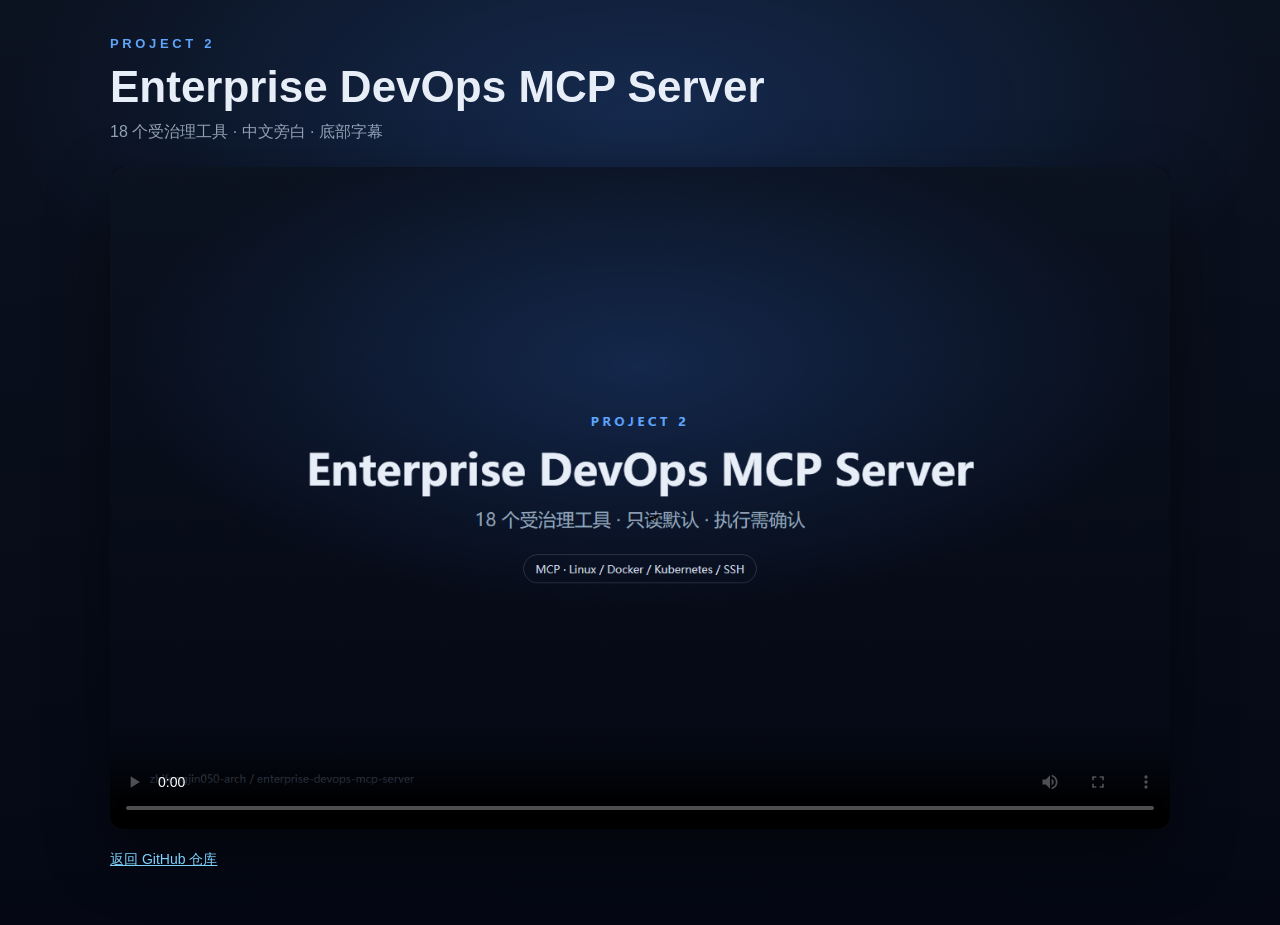
<file: docs/index.html>
<!DOCTYPE html>
<html lang="zh-CN">
<head>
  <meta charset="utf-8" />
  <meta name="viewport" content="width=device-width, initial-scale=1" />
  <title>Demo · Enterprise DevOps MCP Server</title>
  <style>
    * { box-sizing: border-box; }
    html, body { margin: 0; min-height: 100%; background: #050814; color: #e8eef8; font-family: "Segoe UI", "Microsoft YaHei", sans-serif; }
    body {
      background:
        radial-gradient(900px 420px at 50% 12%, rgba(59,130,246,.22), transparent 70%),
        linear-gradient(180deg, #0b1220 0%, #050814 100%);
    }
    main { max-width: 1100px; margin: 0 auto; padding: 36px 20px 56px; }
    .kicker { letter-spacing: .28em; text-transform: uppercase; color: #60a5fa; font-size: 13px; font-weight: 700; margin: 0 0 10px; }
    h1 { font-size: clamp(28px, 4vw, 44px); margin: 0 0 8px; line-height: 1.2; }
    .sub { color: #94a3b8; margin: 0 0 24px; font-size: 16px; }
    video {
      width: 100%; border-radius: 14px; background: #000;
      box-shadow: 0 24px 64px rgba(0,0,0,.45);
    }
    nav { margin-top: 18px; color: #64748b; font-size: 14px; }
    a { color: #7dd3fc; }
  </style>
</head>
<body>
  <main>
    <p class="kicker">Project 2</p>
    <h1>Enterprise DevOps MCP Server</h1>
    <p class="sub">18 个受治理工具 · 中文旁白 · 底部字幕</p>
    <video controls playsinline preload="metadata" poster="videos/cover.png">
      <source src="videos/demo.mp4" type="video/mp4" />
    </video>
    <nav>
      <a href="https://github.com/zhifengjin050-arch/enterprise-devops-mcp-server">返回 GitHub 仓库</a>
    </nav>
  </main>
</body>
</html>
</file>
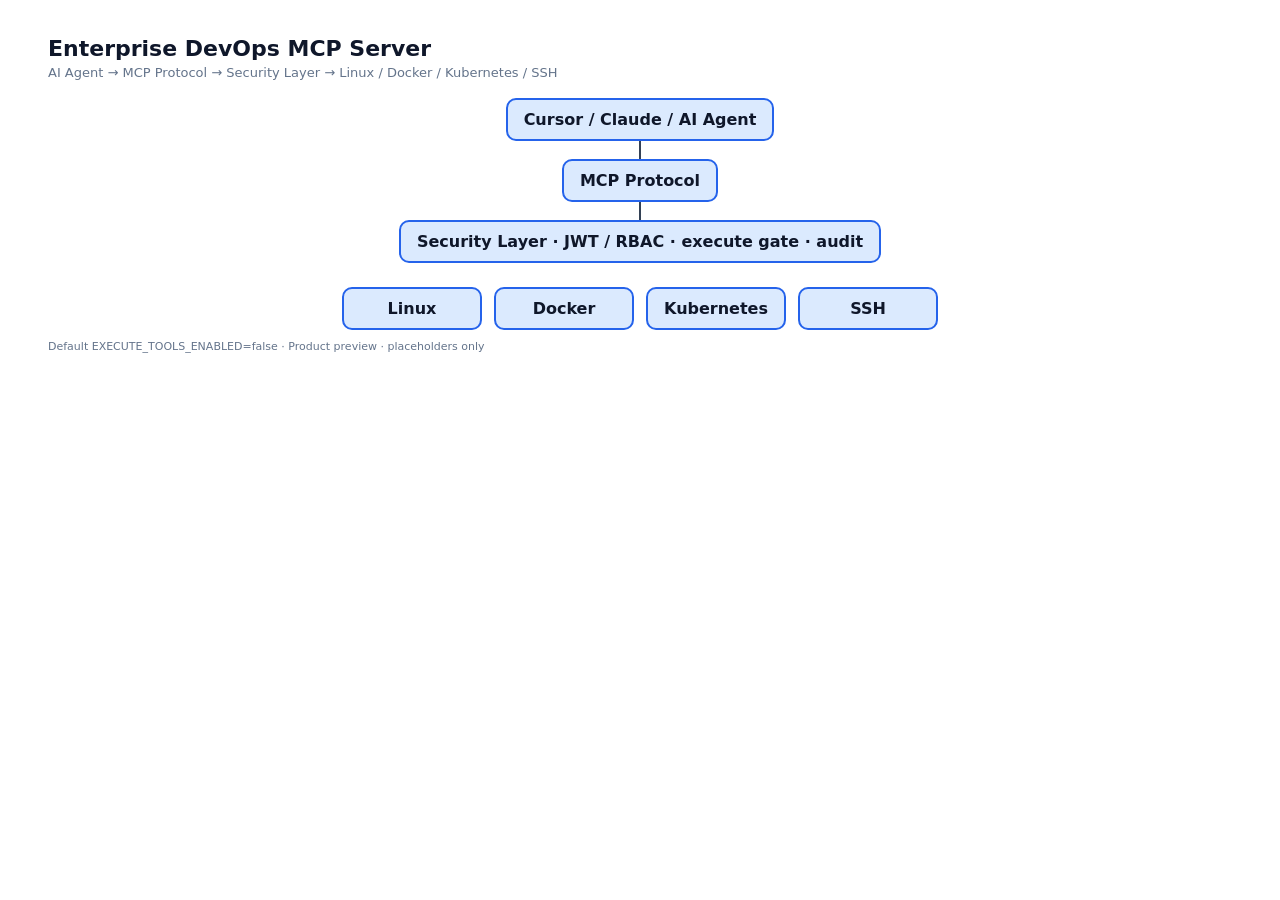
<file: docs/screenshots/html/architecture.html>
<!DOCTYPE html>
<html lang="en"><head><meta charset="UTF-8"/><title>Architecture</title>
<link rel="stylesheet" href="_shell.css"/>
<style>body{background:#fff;padding:36px 48px}</style>
</head>
<body>
  <h1>Enterprise DevOps MCP Server</h1>
  <p class="sub">AI Agent → MCP Protocol → Security Layer → Linux / Docker / Kubernetes / SSH</p>
  <div class="row" style="flex-direction:column;gap:0">
    <div class="node">Cursor / Claude / AI Agent</div><div class="arrow"></div>
    <div class="node">MCP Protocol</div><div class="arrow"></div>
    <div class="node">Security Layer · JWT / RBAC · execute gate · audit</div>
  </div>
  <div class="row" style="margin-top:24px">
    <div class="node">Linux</div>
    <div class="node">Docker</div>
    <div class="node">Kubernetes</div>
    <div class="node">SSH</div>
  </div>
  <p class="preview">Default EXECUTE_TOOLS_ENABLED=false · Product preview · placeholders only</p>
</body></html>
</file>
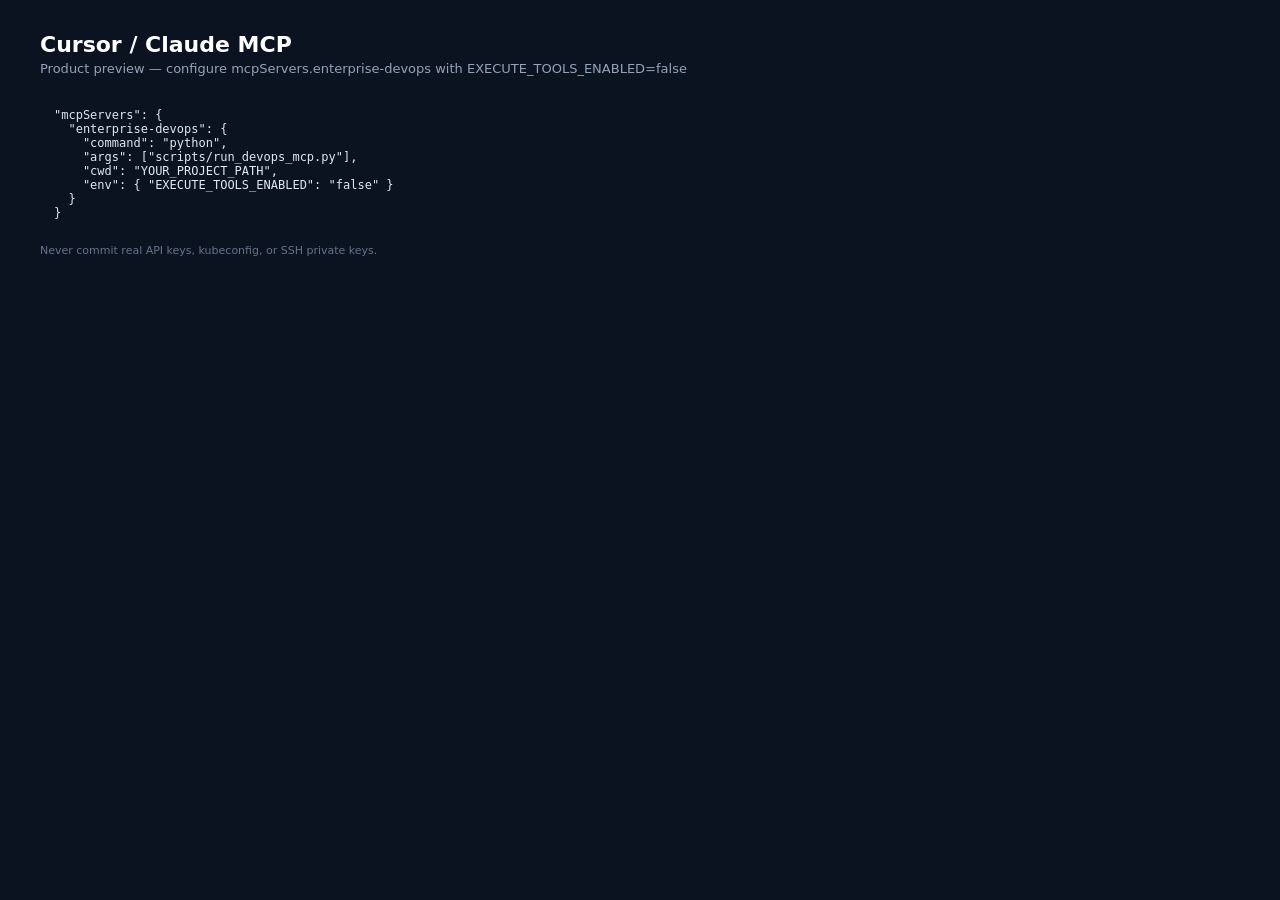
<file: docs/screenshots/html/cursor-claude-mcp.html>
<!DOCTYPE html>
<html lang="en"><head><meta charset="UTF-8"/><title>Cursor MCP</title>
<link rel="stylesheet" href="_shell.css"/>
<style>body{padding:32px 40px;background:#0b1220;color:#e2e8f0}</style>
</head>
<body>
  <h1 style="color:#fff">Cursor / Claude MCP</h1>
  <p class="sub" style="color:#94a3b8">Product preview — configure mcpServers.enterprise-devops with EXECUTE_TOOLS_ENABLED=false</p>
  <div class="mono">"mcpServers": {
  "enterprise-devops": {
    "command": "python",
    "args": ["scripts/run_devops_mcp.py"],
    "cwd": "YOUR_PROJECT_PATH",
    "env": { "EXECUTE_TOOLS_ENABLED": "false" }
  }
}</div>
  <p class="preview">Never commit real API keys, kubeconfig, or SSH private keys.</p>
</body></html>
</file>
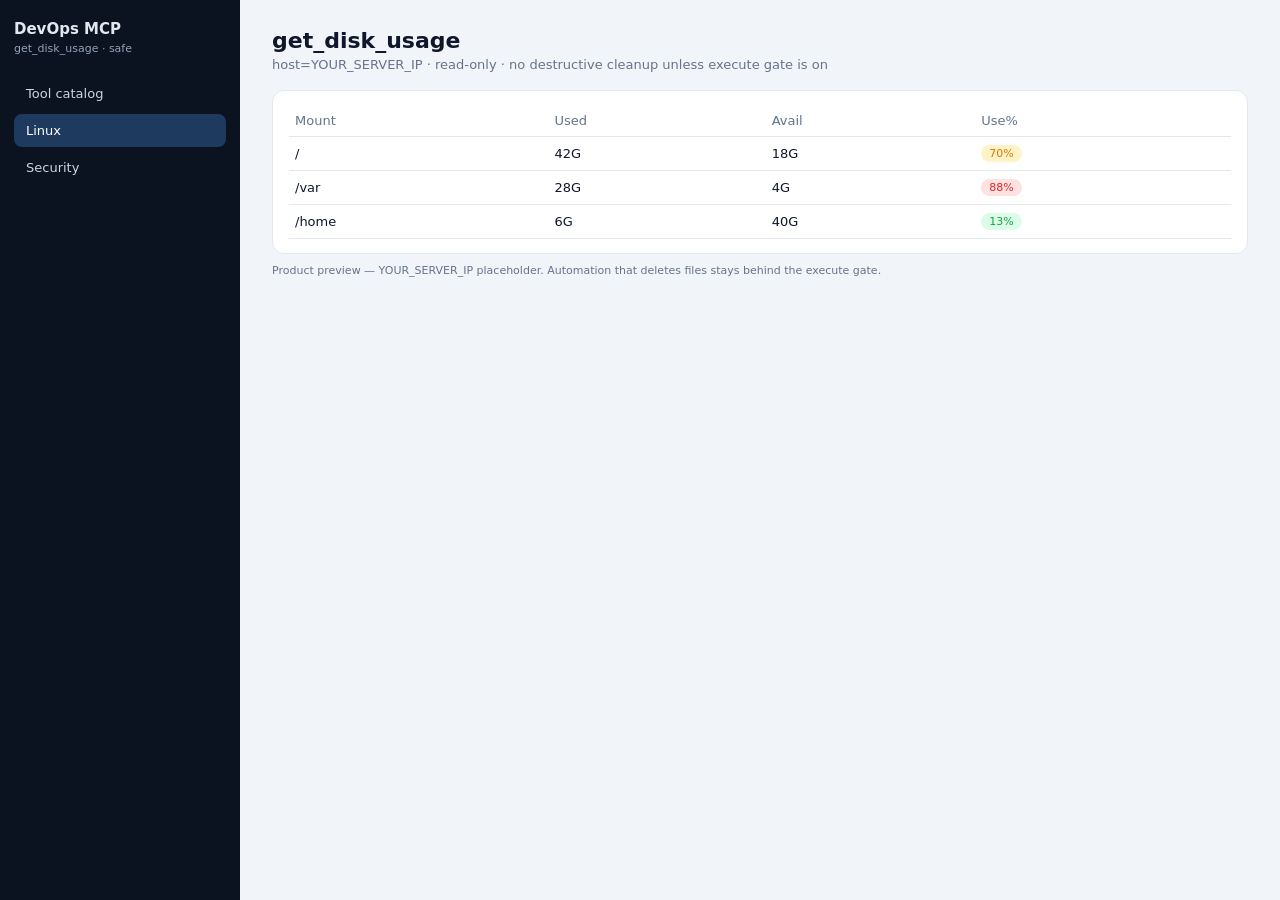
<file: docs/screenshots/html/disk.html>
<!DOCTYPE html>
<html lang="en"><head><meta charset="UTF-8"/><title>Disk</title>
<link rel="stylesheet" href="_shell.css"/>
</head>
<body class="app">
<aside>
  <div class="logo">DevOps MCP<small>get_disk_usage · safe</small></div>
  <a>Tool catalog</a><a class="active">Linux</a><a>Security</a>
</aside>
<main>
  <h1>get_disk_usage</h1>
  <p class="sub">host=YOUR_SERVER_IP · read-only · no destructive cleanup unless execute gate is on</p>
  <div class="card">
    <table>
      <tr><th>Mount</th><th>Used</th><th>Avail</th><th>Use%</th></tr>
      <tr><td>/</td><td>42G</td><td>18G</td><td><span class="badge warn">70%</span></td></tr>
      <tr><td>/var</td><td>28G</td><td>4G</td><td><span class="badge danger">88%</span></td></tr>
      <tr><td>/home</td><td>6G</td><td>40G</td><td><span class="badge">13%</span></td></tr>
    </table>
  </div>
  <p class="preview">Product preview — YOUR_SERVER_IP placeholder. Automation that deletes files stays behind the execute gate.</p>
</main>
</body></html>
</file>
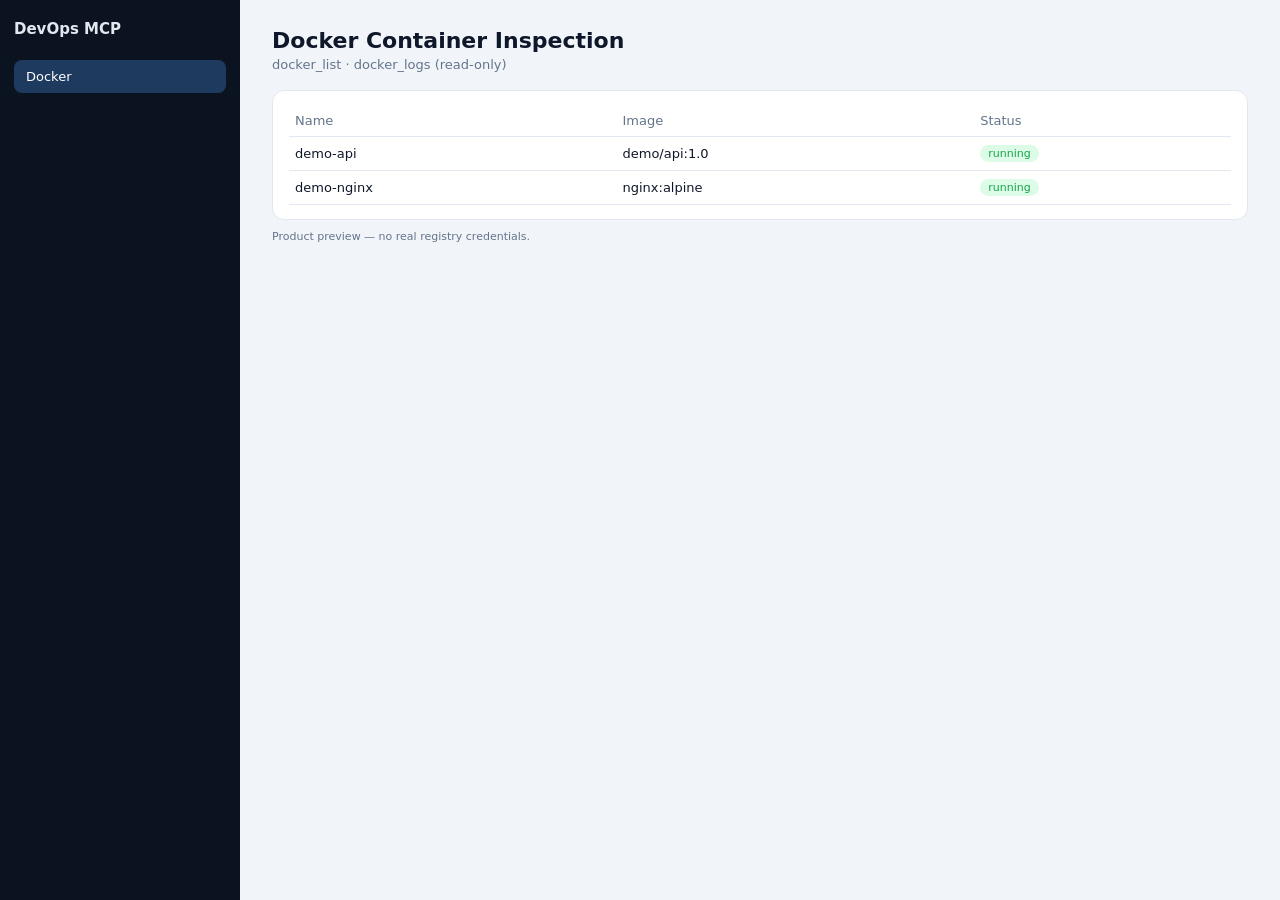
<file: docs/screenshots/html/docker.html>
<!DOCTYPE html>
<html lang="en"><head><meta charset="UTF-8"/><title>Docker</title>
<link rel="stylesheet" href="_shell.css"/>
</head>
<body class="app">
<aside><div class="logo">DevOps MCP</div><a class="active">Docker</a></aside>
<main>
  <h1>Docker Container Inspection</h1>
  <p class="sub">docker_list · docker_logs (read-only)</p>
  <div class="card">
    <table>
      <tr><th>Name</th><th>Image</th><th>Status</th></tr>
      <tr><td>demo-api</td><td>demo/api:1.0</td><td><span class="badge">running</span></td></tr>
      <tr><td>demo-nginx</td><td>nginx:alpine</td><td><span class="badge">running</span></td></tr>
    </table>
  </div>
  <p class="preview">Product preview — no real registry credentials.</p>
</main>
</body></html>
</file>
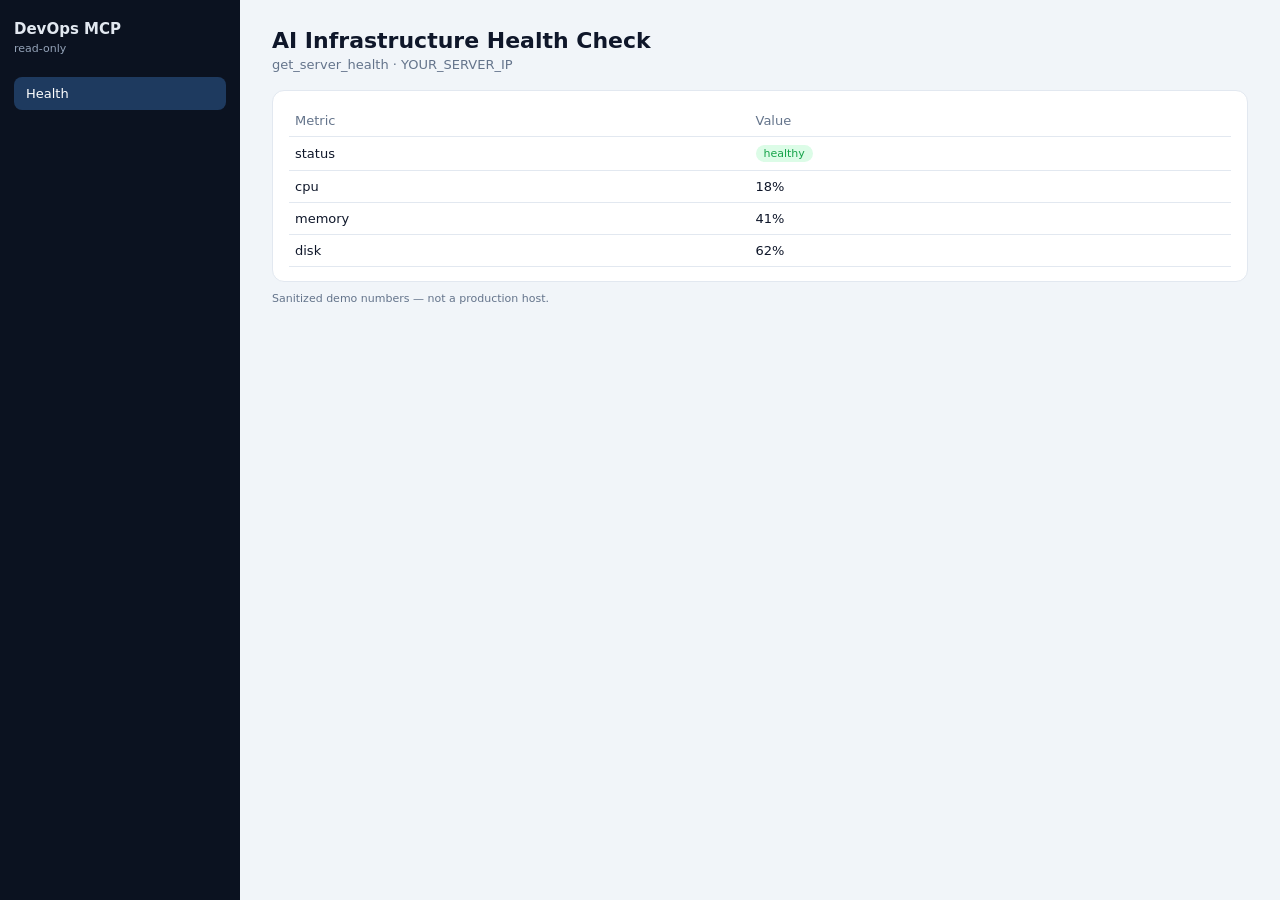
<file: docs/screenshots/html/health.html>
<!DOCTYPE html>
<html lang="en"><head><meta charset="UTF-8"/><title>Health</title>
<link rel="stylesheet" href="_shell.css"/>
</head>
<body class="app">
<aside><div class="logo">DevOps MCP<small>read-only</small></div><a class="active">Health</a></aside>
<main>
  <h1>AI Infrastructure Health Check</h1>
  <p class="sub">get_server_health · YOUR_SERVER_IP</p>
  <div class="card">
    <table>
      <tr><th>Metric</th><th>Value</th></tr>
      <tr><td>status</td><td><span class="badge">healthy</span></td></tr>
      <tr><td>cpu</td><td>18%</td></tr>
      <tr><td>memory</td><td>41%</td></tr>
      <tr><td>disk</td><td>62%</td></tr>
    </table>
  </div>
  <p class="preview">Sanitized demo numbers — not a production host.</p>
</main>
</body></html>
</file>
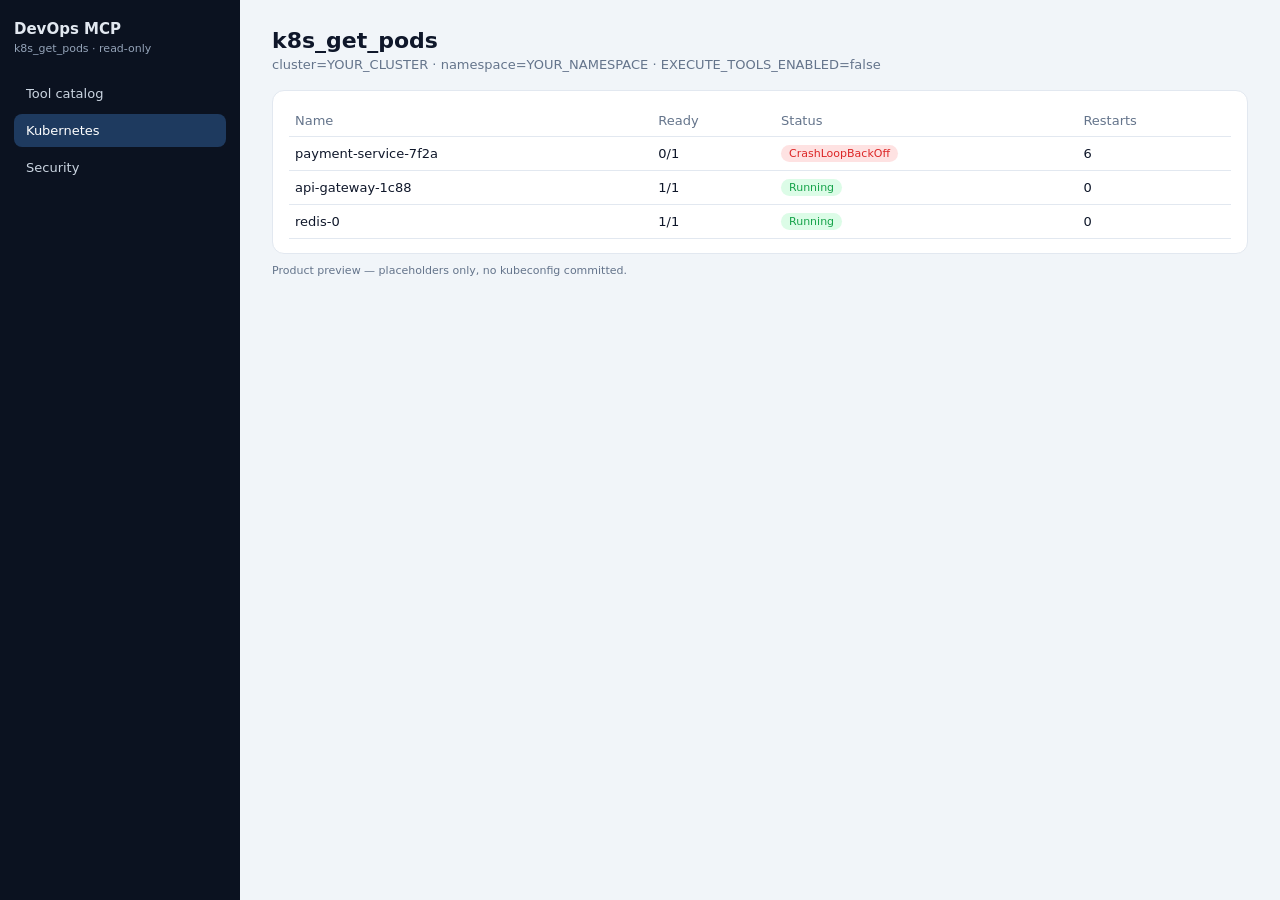
<file: docs/screenshots/html/k8s.html>
<!DOCTYPE html>
<html lang="en"><head><meta charset="UTF-8"/><title>Kubernetes</title>
<link rel="stylesheet" href="_shell.css"/>
</head>
<body class="app">
<aside>
  <div class="logo">DevOps MCP<small>k8s_get_pods · read-only</small></div>
  <a>Tool catalog</a><a class="active">Kubernetes</a><a>Security</a>
</aside>
<main>
  <h1>k8s_get_pods</h1>
  <p class="sub">cluster=YOUR_CLUSTER · namespace=YOUR_NAMESPACE · EXECUTE_TOOLS_ENABLED=false</p>
  <div class="card">
    <table>
      <tr><th>Name</th><th>Ready</th><th>Status</th><th>Restarts</th></tr>
      <tr><td>payment-service-7f2a</td><td>0/1</td><td><span class="badge danger">CrashLoopBackOff</span></td><td>6</td></tr>
      <tr><td>api-gateway-1c88</td><td>1/1</td><td><span class="badge">Running</span></td><td>0</td></tr>
      <tr><td>redis-0</td><td>1/1</td><td><span class="badge">Running</span></td><td>0</td></tr>
    </table>
  </div>
  <p class="preview">Product preview — placeholders only, no kubeconfig committed.</p>
</main>
</body></html>
</file>
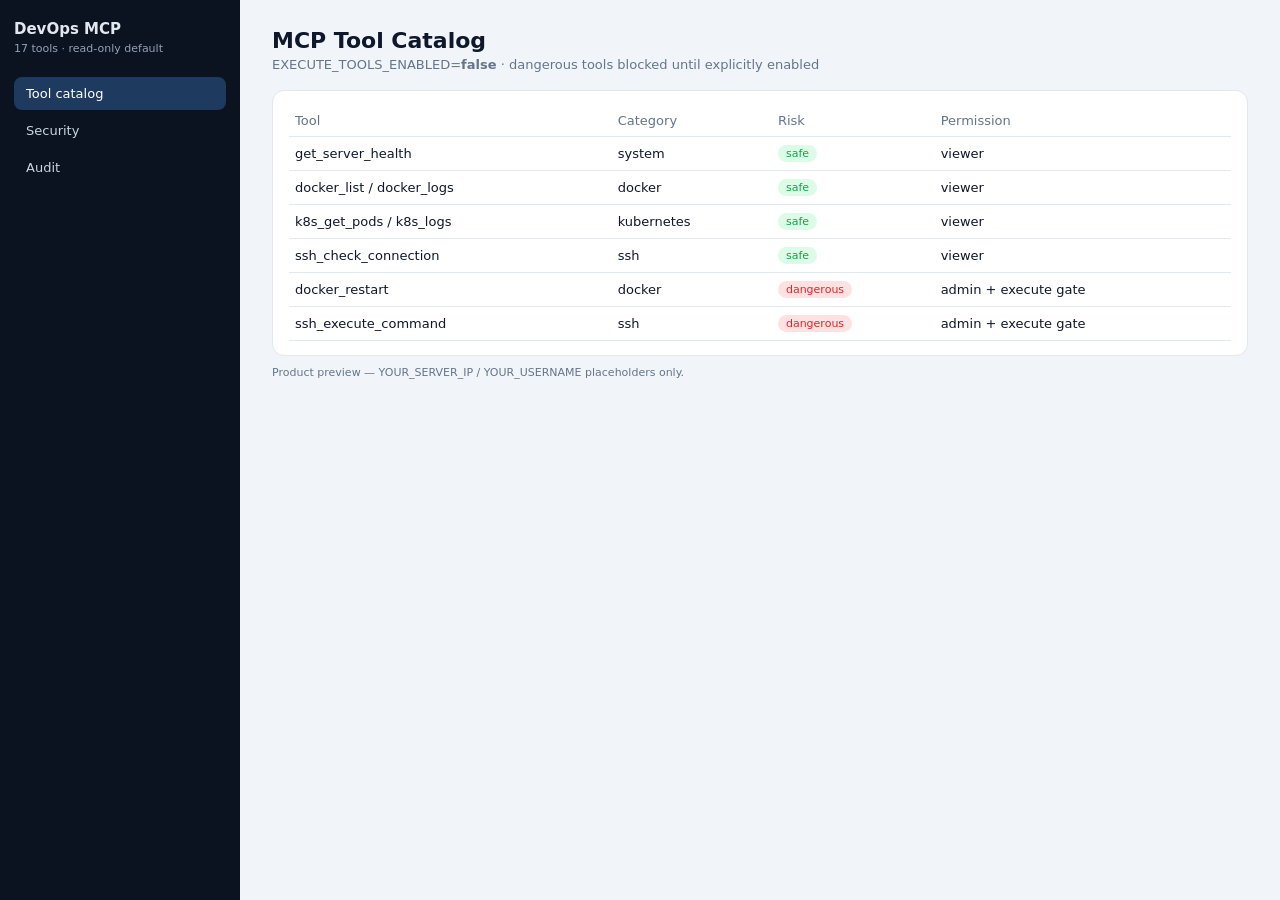
<file: docs/screenshots/html/mcp-tools.html>
<!DOCTYPE html>
<html lang="en"><head><meta charset="UTF-8"/><title>MCP Tools</title>
<link rel="stylesheet" href="_shell.css"/>
</head>
<body class="app">
<aside>
  <div class="logo">DevOps MCP<small>17 tools · read-only default</small></div>
  <a class="active">Tool catalog</a><a>Security</a><a>Audit</a>
</aside>
<main>
  <h1>MCP Tool Catalog</h1>
  <p class="sub">EXECUTE_TOOLS_ENABLED=<strong>false</strong> · dangerous tools blocked until explicitly enabled</p>
  <div class="card">
    <table>
      <tr><th>Tool</th><th>Category</th><th>Risk</th><th>Permission</th></tr>
      <tr><td>get_server_health</td><td>system</td><td><span class="badge">safe</span></td><td>viewer</td></tr>
      <tr><td>docker_list / docker_logs</td><td>docker</td><td><span class="badge">safe</span></td><td>viewer</td></tr>
      <tr><td>k8s_get_pods / k8s_logs</td><td>kubernetes</td><td><span class="badge">safe</span></td><td>viewer</td></tr>
      <tr><td>ssh_check_connection</td><td>ssh</td><td><span class="badge">safe</span></td><td>viewer</td></tr>
      <tr><td>docker_restart</td><td>docker</td><td><span class="badge danger">dangerous</span></td><td>admin + execute gate</td></tr>
      <tr><td>ssh_execute_command</td><td>ssh</td><td><span class="badge danger">dangerous</span></td><td>admin + execute gate</td></tr>
    </table>
  </div>
  <p class="preview">Product preview — YOUR_SERVER_IP / YOUR_USERNAME placeholders only.</p>
</main>
</body></html>
</file>
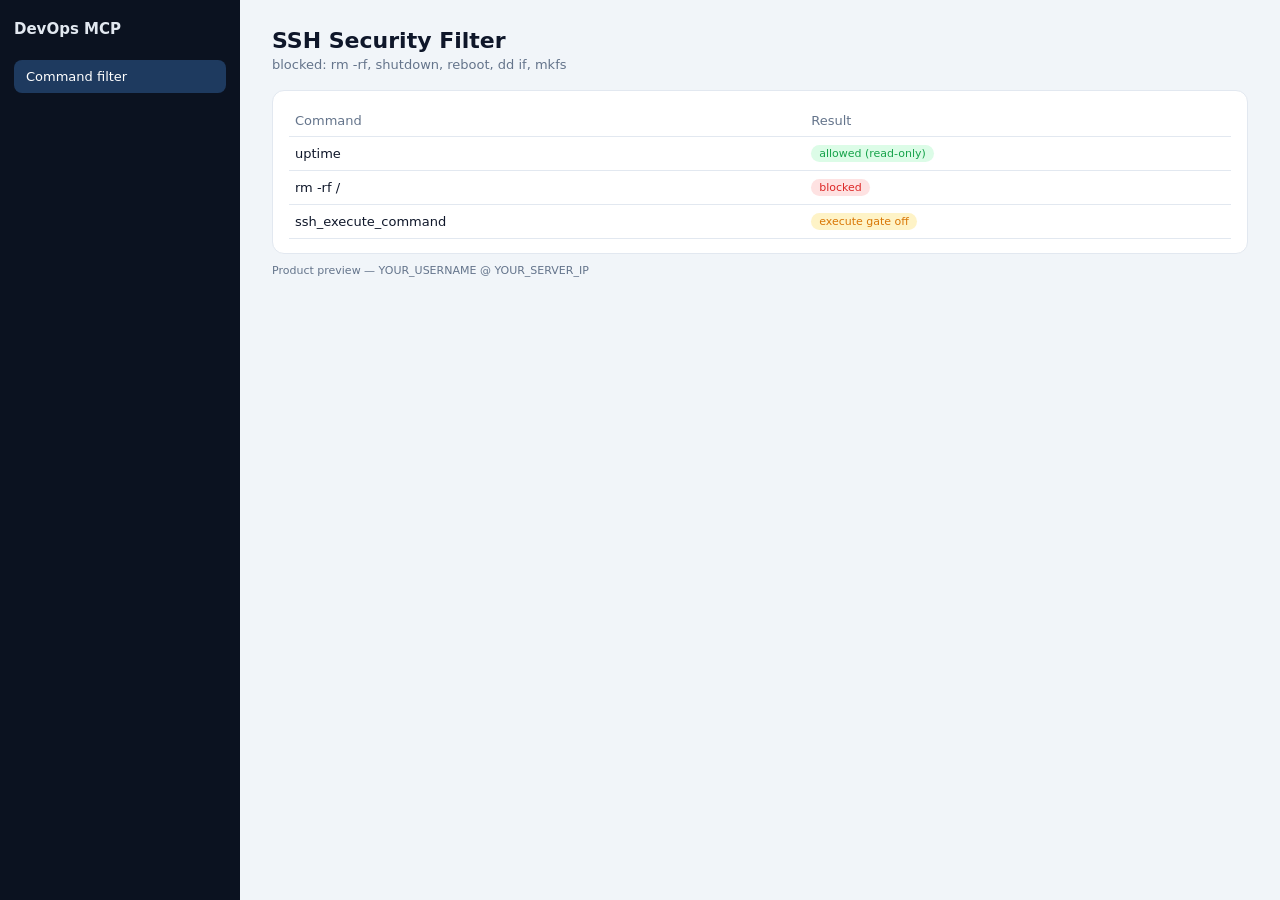
<file: docs/screenshots/html/ssh-filter.html>
<!DOCTYPE html>
<html lang="en"><head><meta charset="UTF-8"/><title>SSH filter</title>
<link rel="stylesheet" href="_shell.css"/>
</head>
<body class="app">
<aside><div class="logo">DevOps MCP</div><a class="active">Command filter</a></aside>
<main>
  <h1>SSH Security Filter</h1>
  <p class="sub">blocked: rm -rf, shutdown, reboot, dd if, mkfs</p>
  <div class="card">
    <table>
      <tr><th>Command</th><th>Result</th></tr>
      <tr><td>uptime</td><td><span class="badge">allowed (read-only)</span></td></tr>
      <tr><td>rm -rf /</td><td><span class="badge danger">blocked</span></td></tr>
      <tr><td>ssh_execute_command</td><td><span class="badge warn">execute gate off</span></td></tr>
    </table>
  </div>
  <p class="preview">Product preview — YOUR_USERNAME @ YOUR_SERVER_IP</p>
</main>
</body></html>
</file>
<file: docs/screenshots/html/_shell.css>
:root {
  --sidebar: #0b1220;
  --bg: #f1f5f9;
  --card: #ffffff;
  --border: #e2e8f0;
  --text: #0f172a;
  --muted: #64748b;
  --blue: #2563eb;
  --ok: #16a34a;
  --warn: #d97706;
  --danger: #dc2626;
}
* { box-sizing: border-box; }
html, body { margin: 0; height: 100%; font-family: Inter, "Segoe UI", system-ui, sans-serif; background: var(--bg); color: var(--text); }
body.app { display: flex; }
aside { width: 240px; background: var(--sidebar); color: #e2e8f0; padding: 20px 14px; }
.logo { font-weight: 700; font-size: 15px; margin-bottom: 22px; }
.logo small { display: block; font-weight: 500; color: #94a3b8; font-size: 11px; margin-top: 4px; }
aside a { display: block; padding: 9px 12px; border-radius: 8px; color: #cbd5e1; text-decoration: none; margin-bottom: 4px; font-size: 13px; }
aside a.active { background: #1e3a5f; color: #fff; }
main { flex: 1; padding: 28px 32px; overflow: hidden; }
h1 { margin: 0 0 4px; font-size: 22px; }
.sub { color: var(--muted); margin: 0 0 18px; font-size: 13px; }
.card { background: var(--card); border: 1px solid var(--border); border-radius: 12px; padding: 14px 16px; }
.badge { display: inline-block; font-size: 11px; padding: 2px 8px; border-radius: 999px; background: #dcfce7; color: var(--ok); }
.badge.blue { background: #dbeafe; color: #1d4ed8; }
.badge.warn { background: #fef3c7; color: var(--warn); }
.badge.danger { background: #fee2e2; color: var(--danger); }
table { width: 100%; border-collapse: collapse; font-size: 13px; }
th, td { text-align: left; padding: 8px 6px; border-bottom: 1px solid var(--border); }
th { color: var(--muted); font-weight: 500; }
.preview { font-size: 11px; color: var(--muted); margin-top: 10px; }
.node { background: #dbeafe; border: 2px solid #2563eb; border-radius: 10px; padding: 10px 16px; font-weight: 650; text-align: center; min-width: 140px; }
.arrow { width: 2px; height: 18px; background: #334155; margin: 0 auto; }
.row { display: flex; gap: 12px; justify-content: center; align-items: center; flex-wrap: wrap; }
.mono { font-family: ui-monospace, Consolas, monospace; font-size: 12px; background: #0b1220; color: #e2e8f0; padding: 14px; border-radius: 10px; white-space: pre; }
</file>
